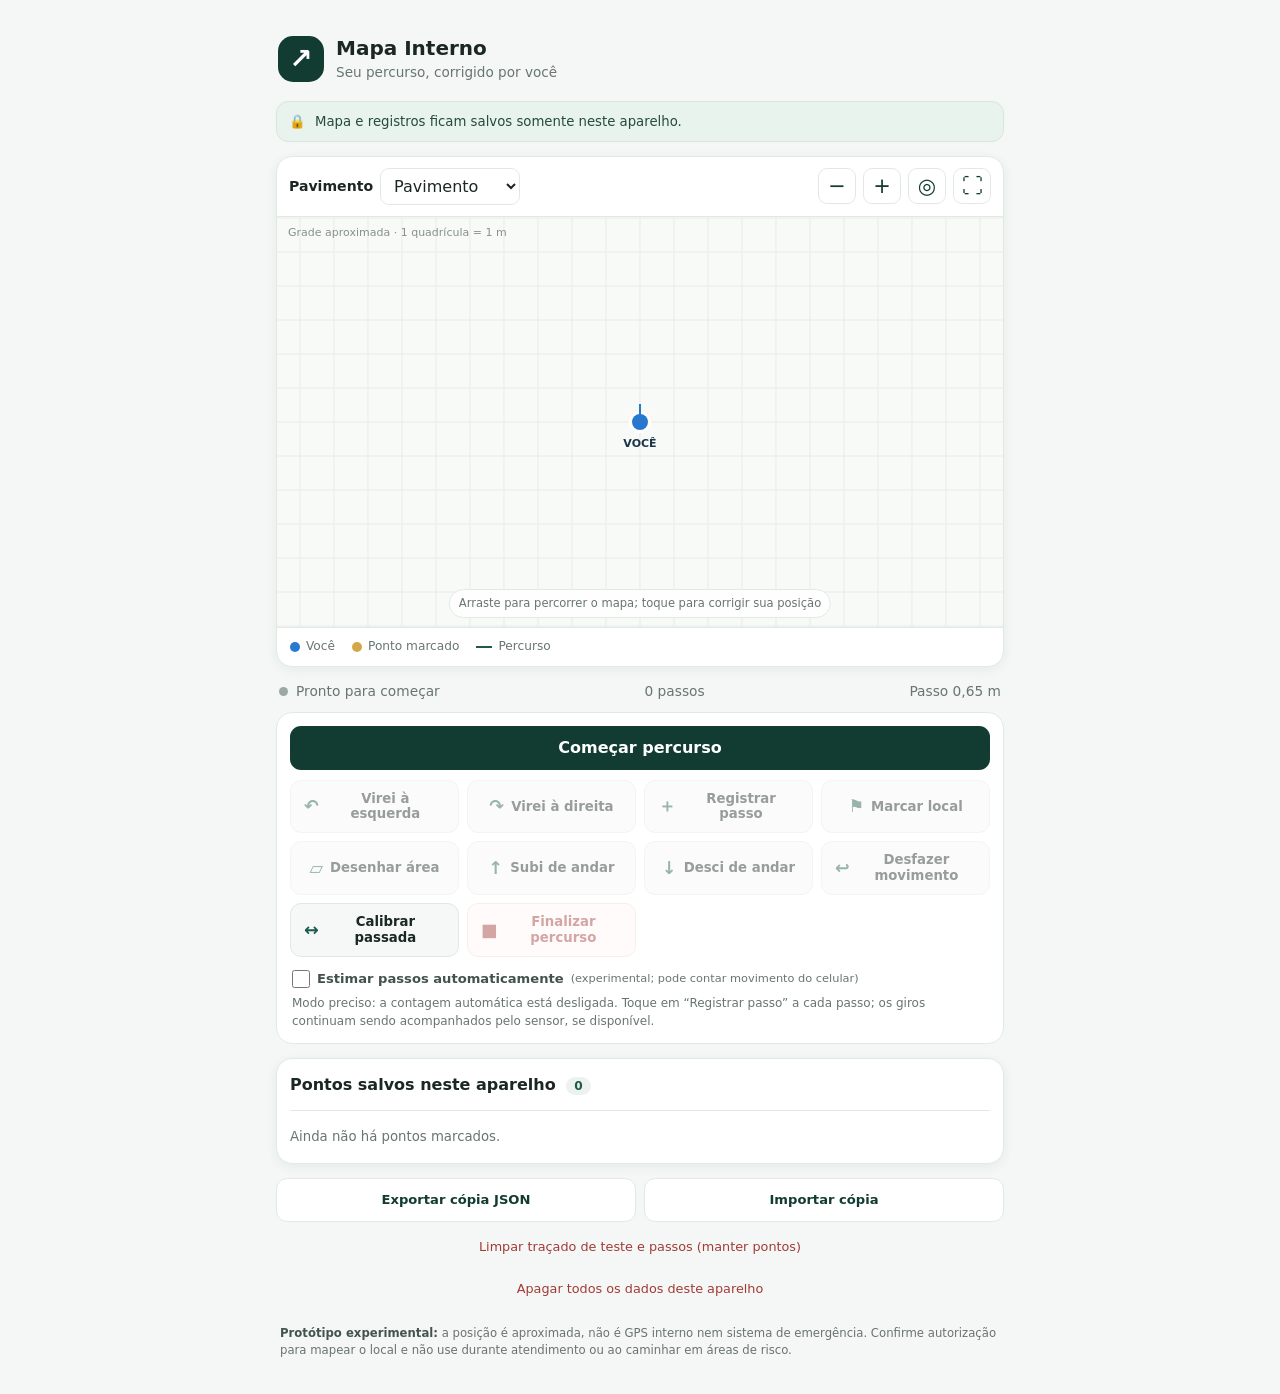
<file: index.html>
<!doctype html>
<html lang="pt-BR">
<head>
  <meta charset="utf-8">
  <meta name="viewport" content="width=device-width, initial-scale=1, viewport-fit=cover">
  <meta name="theme-color" content="#123b32">
  <meta name="description" content="Protótipo privado para registrar e corrigir percursos internos. Os dados ficam neste aparelho.">
  <link rel="manifest" href="manifest.webmanifest">
  <link rel="icon" href="./favicon.ico" sizes="32x32">
  <link rel="icon" href="./icon.svg" type="image/svg+xml">
  <link rel="apple-touch-icon" href="./app-icon-192.png">
  <link rel="stylesheet" href="styles.css">
  <title>Mapa Interno</title>
</head>
<body>
  <main class="app-shell">
    <header class="topbar">
      <div class="brand-mark" aria-hidden="true">↗</div>
      <div><h1>Mapa Interno</h1><p>Seu percurso, corrigido por você</p></div>
      <button id="installBtn" class="icon-button hidden" aria-label="Instalar aplicativo" title="Instalar">⇩</button>
    </header>

    <section class="privacy-note" aria-label="Privacidade">
      <span aria-hidden="true">🔒</span><span>Mapa e registros ficam salvos somente neste aparelho.</span>
    </section>

    <section id="mapCard" class="map-card" aria-label="Mapa do percurso">
      <div class="map-toolbar">
        <label for="floorSelect">Pavimento</label>
        <select id="floorSelect" aria-label="Selecionar pavimento">
          <option value="0">Pavimento 1</option><option value="1">Pavimento 2</option><option value="2">Pavimento 3</option>
        </select>
        <button id="zoomOut" class="small-button" aria-label="Diminuir zoom" title="Diminuir zoom">−</button>
        <button id="zoomIn" class="small-button" aria-label="Aumentar zoom" title="Aumentar zoom">+</button>
        <button id="recenterBtn" class="small-button" aria-label="Minha posição" title="Centralizar em mim">◎</button>
        <button id="fullscreenBtn" class="small-button" aria-label="Abrir mapa em tela cheia" title="Tela cheia">⛶</button>
      </div>
      <div class="canvas-wrap">
        <canvas id="mapCanvas" aria-label="Mapa esquemático. Toque para reposicionar o marcador azul."></canvas>
        <div class="map-hint" id="mapHint">Toque no mapa para corrigir sua posição</div>
        <div class="area-tools hidden" id="areaTools">
          <button id="cancelAreaBtn" class="small-button">Cancelar área</button>
          <button id="finishAreaBtn" class="primary-button" disabled>Desenhe 3 pontos</button>
        </div>
      </div>
      <div class="legend"><span><i class="dot blue"></i>Você</span><span><i class="dot gold"></i>Ponto marcado</span><span><i class="line-swatch"></i>Percurso</span></div>
    </section>

    <section class="status-row" aria-live="polite">
      <div><span class="status-dot" id="statusDot"></span><span id="statusText">Pronto para começar</span></div>
      <span id="stepText">0 passos</span>
      <span id="stepSizeLabel">Passo 0,65 m</span>
    </section>

    <section class="controls" aria-label="Controles do percurso">
      <button id="startBtn" class="primary-button">Começar percurso</button>
      <div class="control-grid">
        <button id="leftBtn" class="control-button" disabled><span>↶</span>Virei à esquerda</button>
        <button id="rightBtn" class="control-button" disabled><span>↷</span>Virei à direita</button>
        <button id="stepBtn" class="control-button" disabled><span>＋</span>Registrar passo</button>
        <button id="markBtn" class="control-button" disabled><span>⚑</span>Marcar local</button>
        <button id="areaBtn" class="control-button" disabled><span>▱</span>Desenhar área</button>
        <button id="floorUpBtn" class="control-button" disabled><span>↑</span>Subi de andar</button>
        <button id="floorDownBtn" class="control-button" disabled><span>↓</span>Desci de andar</button>
        <button id="undoBtn" class="control-button" disabled><span>↩</span>Desfazer movimento</button>
        <button id="stepCalBtn" class="control-button"><span>↔</span>Calibrar passada</button>
        <button id="finishBtn" class="control-button danger" disabled><span>■</span>Finalizar percurso</button>
      </div>
      <label class="sensor-toggle"><input id="autoStepsToggle" type="checkbox"> Estimar passos automaticamente <small>(experimental; pode contar movimento do celular)</small></label>
      <div id="sensorMessage" class="sensor-message">Modo preciso: a contagem automática está desligada. Toque em “Registrar passo” a cada passo; os giros continuam sendo acompanhados pelo sensor, se disponível.</div>
    </section>

    <details class="saved-section" open>
      <summary>Pontos salvos neste aparelho <span id="markerCount" class="count-pill">0</span></summary>
      <div id="markerList" class="marker-list"><p class="empty-state">Ainda não há pontos marcados.</p></div>
    </details>

    <section class="data-actions" aria-label="Dados do mapa">
      <button id="exportBtn" class="secondary-button">Exportar cópia JSON</button>
      <label class="secondary-button import-label" for="importInput">Importar cópia</label>
      <input id="importInput" type="file" accept="application/json,.json" hidden>
      <button id="clearTrackBtn" class="text-button">Limpar traçado de teste e passos (manter pontos)</button>
      <button id="clearBtn" class="text-button">Apagar todos os dados deste aparelho</button>
    </section>

    <footer class="disclaimer">
      <strong>Protótipo experimental:</strong> a posição é aproximada, não é GPS interno nem sistema de emergência. Confirme autorização para mapear o local e não use durante atendimento ou ao caminhar em áreas de risco.
    </footer>
  </main>
  <dialog id="markerDialog" class="marker-dialog">
    <form method="dialog" id="markerForm">
      <h2 id="markerDialogTitle">Marcar este local</h2>
      <p id="markerDialogHelp">Escolha um nome fácil de reconhecer. O ponto será salvo no pavimento atual.</p>
      <label for="markerName">Nome do local</label>
      <input id="markerName" maxlength="60" required placeholder="Ex.: corredor da área vermelha">
      <label for="markerColor">Cor</label>
      <select id="markerColor"><option value="#d2a84a">Dourado</option><option value="#dc5b57">Vermelho</option><option value="#5f91d4">Azul</option><option value="#58a879">Verde</option><option value="#986bc5">Roxo</option></select>
      <div class="dialog-actions"><button value="cancel" class="secondary-button">Cancelar</button><button id="saveMarkerBtn" value="save" class="primary-button">Salvar ponto</button></div>
    </form>
  </dialog>
  <dialog id="calibrationDialog" class="marker-dialog">
    <form method="dialog" id="calibrationForm">
      <h2>Calibrar distância do passo</h2>
      <p id="calibrationHelp">Meça um trecho reto, caminhe contando seus passos e informe os dois valores. O celular parado não contará movimentos como passos.</p>
      <label for="calibrationDistance">Distância do trecho (metros)</label>
      <input id="calibrationDistance" type="number" min="1" max="500" step="0.5" value="10" required>
      <label for="calibrationStepCount">Passos que você deu</label>
      <input id="calibrationStepCount" type="number" min="2" max="2000" step="1" placeholder="Ex.: 14" required>
      <p class="calibration-count">Escala nova = distância ÷ passos. Calibrar antes de mapear dá melhor resultado.</p>
      <div class="dialog-actions">
        <button id="cancelCalibrationBtn" type="submit" value="cancel" class="secondary-button">Cancelar</button>
        <button id="calibrationActionBtn" type="submit" value="save" class="primary-button">Salvar calibração</button>
      </div>
    </form>
  </dialog>
  <script src="app.js" defer></script>
</body>
</html>
</file>
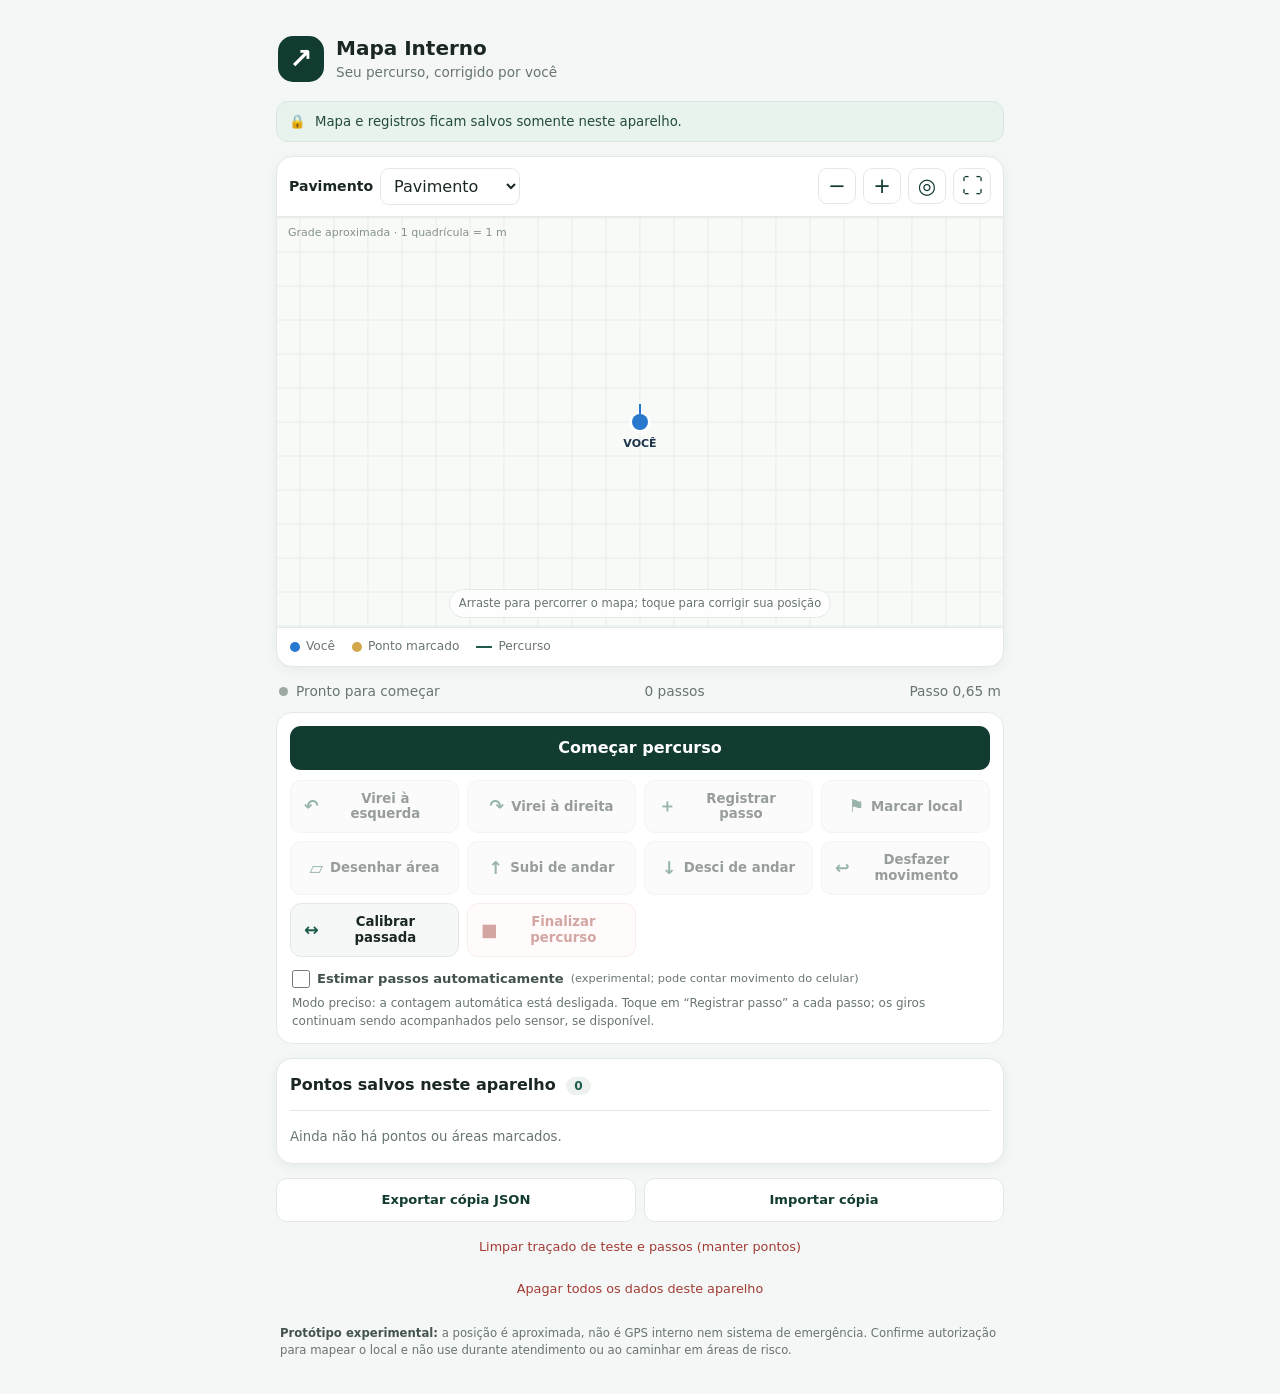
<file: android/app/src/main/assets/www/index.html>
<!doctype html>
<html lang="pt-BR">
<head>
  <meta charset="utf-8">
  <meta name="viewport" content="width=device-width, initial-scale=1, viewport-fit=cover">
  <meta name="theme-color" content="#123b32">
  <meta name="description" content="Protótipo privado para registrar e corrigir percursos internos. Os dados ficam neste aparelho.">
  <link rel="manifest" href="manifest.webmanifest">
  <link rel="icon" href="./favicon.ico" sizes="32x32">
  <link rel="icon" href="./icon.svg" type="image/svg+xml">
  <link rel="apple-touch-icon" href="./app-icon-192.png">
  <link rel="stylesheet" href="styles.css">
  <title>Mapa Interno</title>
</head>
<body>
  <main class="app-shell">
    <header class="topbar">
      <div class="brand-mark" aria-hidden="true">↗</div>
      <div><h1>Mapa Interno</h1><p>Seu percurso, corrigido por você</p></div>
      <button id="installBtn" class="icon-button hidden" aria-label="Instalar aplicativo" title="Instalar">⇩</button>
    </header>

    <section class="privacy-note" aria-label="Privacidade">
      <span aria-hidden="true">🔒</span><span>Mapa e registros ficam salvos somente neste aparelho.</span>
    </section>

    <section id="mapCard" class="map-card" aria-label="Mapa do percurso">
      <div class="map-toolbar">
        <label for="floorSelect">Pavimento</label>
        <select id="floorSelect" aria-label="Selecionar pavimento">
          <option value="0">Pavimento 1</option><option value="1">Pavimento 2</option><option value="2">Pavimento 3</option>
        </select>
        <button id="zoomOut" class="small-button" aria-label="Diminuir zoom" title="Diminuir zoom">−</button>
        <button id="zoomIn" class="small-button" aria-label="Aumentar zoom" title="Aumentar zoom">+</button>
        <button id="recenterBtn" class="small-button" aria-label="Minha posição" title="Centralizar em mim">◎</button>
        <button id="fullscreenBtn" class="small-button" aria-label="Abrir mapa em tela cheia" title="Tela cheia">⛶</button>
      </div>
      <div class="canvas-wrap">
        <canvas id="mapCanvas" aria-label="Mapa esquemático. Toque para reposicionar o marcador azul."></canvas>
        <div class="map-hint" id="mapHint">Toque no mapa para corrigir sua posição</div>
        <div class="area-tools hidden" id="areaTools">
          <button id="cancelAreaBtn" class="small-button">Cancelar área</button>
          <button id="finishAreaBtn" class="primary-button" disabled>Desenhe 3 pontos</button>
        </div>
      </div>
      <div class="legend"><span><i class="dot blue"></i>Você</span><span><i class="dot gold"></i>Ponto marcado</span><span><i class="line-swatch"></i>Percurso</span></div>
    </section>

    <section class="status-row" aria-live="polite">
      <div><span class="status-dot" id="statusDot"></span><span id="statusText">Pronto para começar</span></div>
      <span id="stepText">0 passos</span>
      <span id="stepSizeLabel">Passo 0,65 m</span>
    </section>

    <section class="controls" aria-label="Controles do percurso">
      <button id="startBtn" class="primary-button">Começar percurso</button>
      <div class="control-grid">
        <button id="leftBtn" class="control-button" disabled><span>↶</span>Virei à esquerda</button>
        <button id="rightBtn" class="control-button" disabled><span>↷</span>Virei à direita</button>
        <button id="stepBtn" class="control-button" disabled><span>＋</span>Registrar passo</button>
        <button id="markBtn" class="control-button" disabled><span>⚑</span>Marcar local</button>
        <button id="areaBtn" class="control-button" disabled><span>▱</span>Desenhar área</button>
        <button id="floorUpBtn" class="control-button" disabled><span>↑</span>Subi de andar</button>
        <button id="floorDownBtn" class="control-button" disabled><span>↓</span>Desci de andar</button>
        <button id="undoBtn" class="control-button" disabled><span>↩</span>Desfazer movimento</button>
        <button id="stepCalBtn" class="control-button"><span>↔</span>Calibrar passada</button>
        <button id="finishBtn" class="control-button danger" disabled><span>■</span>Finalizar percurso</button>
      </div>
      <label id="autoStepsLabel" class="sensor-toggle"><input id="autoStepsToggle" type="checkbox"><span id="autoStepsText">Estimar passos automaticamente</span> <small id="autoStepsNote">(experimental; pode contar movimento do celular)</small></label>
      <div id="sensorMessage" class="sensor-message">Modo preciso: a contagem automática está desligada. Toque em “Registrar passo” a cada passo; os giros continuam sendo acompanhados pelo sensor, se disponível.</div>
    </section>

    <details class="saved-section" open>
      <summary>Pontos salvos neste aparelho <span id="markerCount" class="count-pill">0</span></summary>
      <div id="markerList" class="marker-list"><p class="empty-state">Ainda não há pontos marcados.</p></div>
    </details>

    <section class="data-actions" aria-label="Dados do mapa">
      <button id="exportBtn" class="secondary-button">Exportar cópia JSON</button>
      <label class="secondary-button import-label" for="importInput">Importar cópia</label>
      <input id="importInput" type="file" accept="application/json,.json" hidden>
      <button id="clearTrackBtn" class="text-button">Limpar traçado de teste e passos (manter pontos)</button>
      <button id="clearBtn" class="text-button">Apagar todos os dados deste aparelho</button>
    </section>

    <footer class="disclaimer">
      <strong>Protótipo experimental:</strong> a posição é aproximada, não é GPS interno nem sistema de emergência. Confirme autorização para mapear o local e não use durante atendimento ou ao caminhar em áreas de risco.
    </footer>
  </main>
  <dialog id="markerDialog" class="marker-dialog">
    <form method="dialog" id="markerForm">
      <h2 id="markerDialogTitle">Marcar este local</h2>
      <p id="markerDialogHelp">Escolha um nome fácil de reconhecer. O ponto será salvo no pavimento atual.</p>
      <label for="markerName">Nome do local</label>
      <input id="markerName" maxlength="60" required placeholder="Ex.: corredor da área vermelha">
      <label for="markerColor">Cor</label>
      <select id="markerColor"><option value="#d2a84a">Dourado</option><option value="#dc5b57">Vermelho</option><option value="#5f91d4">Azul</option><option value="#58a879">Verde</option><option value="#986bc5">Roxo</option></select>
      <div class="dialog-actions"><button value="cancel" class="secondary-button">Cancelar</button><button id="saveMarkerBtn" value="save" class="primary-button">Salvar ponto</button></div>
    </form>
  </dialog>
  <dialog id="calibrationDialog" class="marker-dialog">
    <form method="dialog" id="calibrationForm">
      <h2>Calibrar distância do passo</h2>
      <p id="calibrationHelp">Meça um trecho reto, caminhe contando seus passos e informe os dois valores. O celular parado não contará movimentos como passos.</p>
      <label for="calibrationDistance">Distância do trecho (metros)</label>
      <input id="calibrationDistance" type="number" min="1" max="500" step="0.5" value="10" required>
      <label for="calibrationStepCount">Passos que você deu</label>
      <input id="calibrationStepCount" type="number" min="2" max="2000" step="1" placeholder="Ex.: 14" required>
      <p class="calibration-count">Escala nova = distância ÷ passos. Calibrar antes de mapear dá melhor resultado.</p>
      <div class="dialog-actions">
        <button id="cancelCalibrationBtn" type="submit" value="cancel" class="secondary-button">Cancelar</button>
        <button id="calibrationActionBtn" type="submit" value="save" class="primary-button">Salvar calibração</button>
      </div>
    </form>
  </dialog>
  <script src="app.js" defer></script>
</body>
</html>
</file>
<file: styles.css>
*{box-sizing:border-box} :root{color-scheme:light;--green:#123b32;--green2:#1d5b4c;--gold:#d2a84a;--ink:#1b2724;--muted:#687570;--line:#e2e9e5;--bg:#f4f7f5;--white:#fff;--red:#a23b35}body{margin:0;background:var(--bg);color:var(--ink);font:16px/1.45 system-ui,-apple-system,"Segoe UI",sans-serif;padding:0 0 env(safe-area-inset-bottom)}button,select,input{font:inherit}button{cursor:pointer}.app-shell{max-width:760px;margin:0 auto;padding:16px 16px 30px}.topbar{display:flex;align-items:center;gap:12px;padding:8px 2px 18px}.brand-mark{display:grid;place-items:center;width:46px;height:46px;border-radius:15px;background:var(--green);color:#fff;font-size:28px;font-weight:700}.topbar h1{font-size:1.25rem;line-height:1.2;margin:0}.topbar p{font-size:.85rem;color:var(--muted);margin:3px 0 0}.icon-button{margin-left:auto;border:1px solid var(--line);background:#fff;border-radius:12px;padding:9px 13px;color:var(--green);font-size:20px}.hidden{display:none!important}.privacy-note{display:flex;gap:9px;align-items:center;background:#e9f3ee;border:1px solid #d6e8dd;color:#244b3c;padding:10px 12px;border-radius:12px;font-size:.83rem;margin-bottom:14px}.map-card,.saved-section{background:var(--white);border:1px solid var(--line);border-radius:16px;overflow:hidden;box-shadow:0 3px 12px #183b3210}.map-toolbar{display:flex;align-items:center;gap:7px;padding:11px 12px;border-bottom:1px solid var(--line);flex-wrap:wrap}.map-toolbar label{font-weight:650;font-size:.88rem}.map-toolbar select{border:1px solid var(--line);background:#fff;border-radius:9px;padding:7px 24px 7px 9px;color:var(--ink);margin-right:auto}.small-button{border:1px solid var(--line);background:#fff;border-radius:9px;width:38px;height:36px;font-size:21px;color:var(--green)}.canvas-wrap{height:min(48vh,370px);min-height:245px;position:relative;background:#f8faf8}.canvas-wrap canvas{display:block;width:100%;height:100%;touch-action:none}.map-hint{position:absolute;bottom:9px;left:50%;transform:translateX(-50%);background:#ffffffdf;padding:5px 9px;border:1px solid var(--line);border-radius:20px;white-space:nowrap;color:var(--muted);font-size:.72rem;pointer-events:none}.legend{display:flex;gap:17px;align-items:center;padding:10px 13px;color:var(--muted);font-size:.76rem;border-top:1px solid var(--line)}.legend span{display:flex;align-items:center;gap:6px}.dot{width:10px;height:10px;border-radius:50%;display:inline-block}.dot.blue{background:#2979d1}.dot.gold{background:var(--gold)}.line-swatch{width:16px;border-top:2px solid var(--green2)}.status-row{display:flex;justify-content:space-between;align-items:center;padding:15px 3px 10px;font-size:.86rem;color:var(--muted)}.status-row>div{display:flex;align-items:center;gap:8px}.status-dot{width:9px;height:9px;border-radius:50%;background:#9ba9a2}.status-dot.active{background:#39a56c;box-shadow:0 0 0 4px #39a56c22}.controls{background:#fff;border:1px solid var(--line);padding:13px;border-radius:16px}.primary-button,.secondary-button,.control-button{border-radius:11px;border:0;min-height:44px;padding:10px 13px;font-weight:650}.primary-button{width:100%;background:var(--green);color:#fff}.primary-button:hover{background:var(--green2)}.control-grid{display:grid;grid-template-columns:1fr 1fr;gap:8px;margin-top:10px}.control-button{background:#f5f8f6;border:1px solid var(--line);color:var(--ink);font-size:.83rem;display:flex;align-items:center;justify-content:center;gap:7px;line-height:1.2}.control-button span{font-size:1.1rem;color:var(--green2)}.control-button:disabled{opacity:.45;cursor:not-allowed}.control-button.danger{color:var(--red);background:#fff8f7;border-color:#f0d9d6}.control-button.danger span{color:var(--red)}.sensor-toggle{display:flex;align-items:center;gap:7px;margin:12px 2px 3px;color:#43534c;font-size:.82rem;font-weight:600}.sensor-toggle input{width:18px;height:18px;accent-color:var(--green);margin:0}.sensor-toggle small{font-weight:400;color:var(--muted);font-size:.71rem}.sensor-message{font-size:.75rem;color:var(--muted);margin:7px 2px 0}.saved-section{margin-top:14px;padding:0 13px}.saved-section summary{cursor:pointer;list-style:none;padding:14px 0;font-weight:680}.saved-section summary::-webkit-details-marker{display:none}.count-pill{background:#edf2ef;border-radius:20px;padding:2px 8px;margin-left:5px;color:var(--green2);font-size:.76rem}.marker-list{border-top:1px solid var(--line)}.marker-item{display:flex;gap:10px;align-items:center;padding:10px 0;border-bottom:1px solid #eef2ef}.marker-item:last-child{border-bottom:0}.marker-color{width:12px;height:12px;border-radius:50%;flex:0 0 auto}.marker-info{flex:1;min-width:0}.marker-info strong{display:block;font-size:.88rem;overflow-wrap:anywhere}.marker-info small{color:var(--muted);font-size:.73rem}.marker-item button{border:0;background:transparent;color:var(--red);padding:7px}.empty-state{color:var(--muted);font-size:.83rem;padding:3px 0}.data-actions{display:grid;grid-template-columns:1fr 1fr;gap:8px;margin-top:14px}.secondary-button{display:inline-flex;justify-content:center;align-items:center;background:#fff;border:1px solid var(--line);color:var(--green);font-size:.82rem}.import-label{cursor:pointer}.text-button{grid-column:1/-1;border:0;background:transparent;color:var(--red);padding:8px;font-size:.8rem}.disclaimer{font-size:.73rem;color:#69746f;padding:18px 4px 5px}.disclaimer strong{color:#44544d}.marker-dialog{border:0;border-radius:16px;padding:0;width:min(440px,calc(100% - 28px));box-shadow:0 18px 70px #0b201d44}.marker-dialog::backdrop{background:#12221f80}.marker-dialog form{padding:20px}.marker-dialog h2{font-size:1.2rem;margin:0 0 6px}.marker-dialog p{font-size:.86rem;color:var(--muted);margin:0 0 17px}.marker-dialog label{display:block;font-size:.82rem;font-weight:650;margin:12px 0 5px}.marker-dialog input,.marker-dialog select{width:100%;height:44px;border:1px solid #cfdad4;border-radius:9px;padding:8px 10px;background:white}.dialog-actions{display:flex;gap:8px;margin-top:18px}.dialog-actions>*{flex:1}.dialog-actions .primary-button{width:auto}.area-tools{position:absolute;top:10px;right:10px;display:flex;gap:7px;z-index:2}.area-tools.hidden{display:none!important}.area-tools .primary-button{width:auto;min-height:38px;padding:7px 10px;font-size:.78rem;box-shadow:0 2px 8px #123b3220}.area-tools .small-button{width:auto;min-height:38px;padding:7px 10px;font-size:.78rem;box-shadow:0 2px 8px #123b3220}.area-tools button:disabled{opacity:.55;cursor:not-allowed}.status-row{flex-wrap:wrap;gap:6px}body.map-open{overflow:hidden}.map-card.expanded{position:fixed;inset:0;z-index:1000;width:100vw;height:100dvh;max-height:100dvh;margin:0;border-radius:0;display:flex;flex-direction:column;padding-top:env(safe-area-inset-top);background:#f8faf8}.map-card.expanded .map-toolbar{flex:0 0 auto}.map-card.expanded .canvas-wrap{height:auto;min-height:0;max-height:none;flex:1}.map-card.expanded .legend{flex:0 0 auto;padding-bottom:max(10px,env(safe-area-inset-bottom))}.calibration-count{padding:10px 12px;border-radius:10px;background:#f3f7f4;color:var(--muted)}.manual-step-button{width:100%;margin-top:6px}.calibration-count strong{color:var(--green);font-size:1.1rem}.map-toolbar select{max-width:140px}.map-toolbar .small-button{flex:0 0 38px} @media(min-width:650px){.app-shell{padding-top:28px}.canvas-wrap{height:410px}.control-grid{grid-template-columns:repeat(4,1fr)}}
</file>
<file: android/app/src/main/assets/www/styles.css>
*{box-sizing:border-box} :root{color-scheme:light;--green:#123b32;--green2:#1d5b4c;--gold:#d2a84a;--ink:#1b2724;--muted:#687570;--line:#e2e9e5;--bg:#f4f7f5;--white:#fff;--red:#a23b35}body{margin:0;background:var(--bg);color:var(--ink);font:16px/1.45 system-ui,-apple-system,"Segoe UI",sans-serif;padding:0 0 env(safe-area-inset-bottom)}button,select,input{font:inherit}button{cursor:pointer}.app-shell{max-width:760px;margin:0 auto;padding:16px 16px 30px}.topbar{display:flex;align-items:center;gap:12px;padding:8px 2px 18px}.brand-mark{display:grid;place-items:center;width:46px;height:46px;border-radius:15px;background:var(--green);color:#fff;font-size:28px;font-weight:700}.topbar h1{font-size:1.25rem;line-height:1.2;margin:0}.topbar p{font-size:.85rem;color:var(--muted);margin:3px 0 0}.icon-button{margin-left:auto;border:1px solid var(--line);background:#fff;border-radius:12px;padding:9px 13px;color:var(--green);font-size:20px}.hidden{display:none!important}.privacy-note{display:flex;gap:9px;align-items:center;background:#e9f3ee;border:1px solid #d6e8dd;color:#244b3c;padding:10px 12px;border-radius:12px;font-size:.83rem;margin-bottom:14px}.map-card,.saved-section{background:var(--white);border:1px solid var(--line);border-radius:16px;overflow:hidden;box-shadow:0 3px 12px #183b3210}.map-toolbar{display:flex;align-items:center;gap:7px;padding:11px 12px;border-bottom:1px solid var(--line);flex-wrap:wrap}.map-toolbar label{font-weight:650;font-size:.88rem}.map-toolbar select{border:1px solid var(--line);background:#fff;border-radius:9px;padding:7px 24px 7px 9px;color:var(--ink);margin-right:auto}.small-button{border:1px solid var(--line);background:#fff;border-radius:9px;width:38px;height:36px;font-size:21px;color:var(--green)}.canvas-wrap{height:min(48vh,370px);min-height:245px;position:relative;background:#f8faf8}.canvas-wrap canvas{display:block;width:100%;height:100%;touch-action:none}.map-hint{position:absolute;bottom:9px;left:50%;transform:translateX(-50%);background:#ffffffdf;padding:5px 9px;border:1px solid var(--line);border-radius:20px;white-space:nowrap;color:var(--muted);font-size:.72rem;pointer-events:none}.legend{display:flex;gap:17px;align-items:center;padding:10px 13px;color:var(--muted);font-size:.76rem;border-top:1px solid var(--line)}.legend span{display:flex;align-items:center;gap:6px}.dot{width:10px;height:10px;border-radius:50%;display:inline-block}.dot.blue{background:#2979d1}.dot.gold{background:var(--gold)}.line-swatch{width:16px;border-top:2px solid var(--green2)}.status-row{display:flex;justify-content:space-between;align-items:center;padding:15px 3px 10px;font-size:.86rem;color:var(--muted)}.status-row>div{display:flex;align-items:center;gap:8px}.status-dot{width:9px;height:9px;border-radius:50%;background:#9ba9a2}.status-dot.active{background:#39a56c;box-shadow:0 0 0 4px #39a56c22}.controls{background:#fff;border:1px solid var(--line);padding:13px;border-radius:16px}.primary-button,.secondary-button,.control-button{border-radius:11px;border:0;min-height:44px;padding:10px 13px;font-weight:650}.primary-button{width:100%;background:var(--green);color:#fff}.primary-button:hover{background:var(--green2)}.control-grid{display:grid;grid-template-columns:1fr 1fr;gap:8px;margin-top:10px}.control-button{background:#f5f8f6;border:1px solid var(--line);color:var(--ink);font-size:.83rem;display:flex;align-items:center;justify-content:center;gap:7px;line-height:1.2}.control-button span{font-size:1.1rem;color:var(--green2)}.control-button:disabled{opacity:.45;cursor:not-allowed}.control-button.danger{color:var(--red);background:#fff8f7;border-color:#f0d9d6}.control-button.danger span{color:var(--red)}.sensor-toggle{display:flex;align-items:center;gap:7px;margin:12px 2px 3px;color:#43534c;font-size:.82rem;font-weight:600}.sensor-toggle input{width:18px;height:18px;accent-color:var(--green);margin:0}.sensor-toggle small{font-weight:400;color:var(--muted);font-size:.71rem}.sensor-message{font-size:.75rem;color:var(--muted);margin:7px 2px 0}.saved-section{margin-top:14px;padding:0 13px}.saved-section summary{cursor:pointer;list-style:none;padding:14px 0;font-weight:680}.saved-section summary::-webkit-details-marker{display:none}.count-pill{background:#edf2ef;border-radius:20px;padding:2px 8px;margin-left:5px;color:var(--green2);font-size:.76rem}.marker-list{border-top:1px solid var(--line)}.marker-item{display:flex;gap:10px;align-items:center;padding:10px 0;border-bottom:1px solid #eef2ef}.marker-item:last-child{border-bottom:0}.marker-color{width:12px;height:12px;border-radius:50%;flex:0 0 auto}.marker-info{flex:1;min-width:0}.marker-info strong{display:block;font-size:.88rem;overflow-wrap:anywhere}.marker-info small{color:var(--muted);font-size:.73rem}.marker-item button{border:0;background:transparent;color:var(--red);padding:7px}.empty-state{color:var(--muted);font-size:.83rem;padding:3px 0}.data-actions{display:grid;grid-template-columns:1fr 1fr;gap:8px;margin-top:14px}.secondary-button{display:inline-flex;justify-content:center;align-items:center;background:#fff;border:1px solid var(--line);color:var(--green);font-size:.82rem}.import-label{cursor:pointer}.text-button{grid-column:1/-1;border:0;background:transparent;color:var(--red);padding:8px;font-size:.8rem}.disclaimer{font-size:.73rem;color:#69746f;padding:18px 4px 5px}.disclaimer strong{color:#44544d}.marker-dialog{border:0;border-radius:16px;padding:0;width:min(440px,calc(100% - 28px));box-shadow:0 18px 70px #0b201d44}.marker-dialog::backdrop{background:#12221f80}.marker-dialog form{padding:20px}.marker-dialog h2{font-size:1.2rem;margin:0 0 6px}.marker-dialog p{font-size:.86rem;color:var(--muted);margin:0 0 17px}.marker-dialog label{display:block;font-size:.82rem;font-weight:650;margin:12px 0 5px}.marker-dialog input,.marker-dialog select{width:100%;height:44px;border:1px solid #cfdad4;border-radius:9px;padding:8px 10px;background:white}.dialog-actions{display:flex;gap:8px;margin-top:18px}.dialog-actions>*{flex:1}.dialog-actions .primary-button{width:auto}.area-tools{position:absolute;top:10px;right:10px;display:flex;gap:7px;z-index:2}.area-tools.hidden{display:none!important}.area-tools .primary-button{width:auto;min-height:38px;padding:7px 10px;font-size:.78rem;box-shadow:0 2px 8px #123b3220}.area-tools .small-button{width:auto;min-height:38px;padding:7px 10px;font-size:.78rem;box-shadow:0 2px 8px #123b3220}.area-tools button:disabled{opacity:.55;cursor:not-allowed}.status-row{flex-wrap:wrap;gap:6px}body.map-open{overflow:hidden}.map-card.expanded{position:fixed;inset:0;z-index:1000;width:100vw;height:100dvh;max-height:100dvh;margin:0;border-radius:0;display:flex;flex-direction:column;padding-top:env(safe-area-inset-top);background:#f8faf8}.map-card.expanded .map-toolbar{flex:0 0 auto}.map-card.expanded .canvas-wrap{height:auto;min-height:0;max-height:none;flex:1}.map-card.expanded .legend{flex:0 0 auto;padding-bottom:max(10px,env(safe-area-inset-bottom))}.calibration-count{padding:10px 12px;border-radius:10px;background:#f3f7f4;color:var(--muted)}.manual-step-button{width:100%;margin-top:6px}.calibration-count strong{color:var(--green);font-size:1.1rem}.map-toolbar select{max-width:140px}.map-toolbar .small-button{flex:0 0 38px} @media(min-width:650px){.app-shell{padding-top:28px}.canvas-wrap{height:410px}.control-grid{grid-template-columns:repeat(4,1fr)}}
</file>
